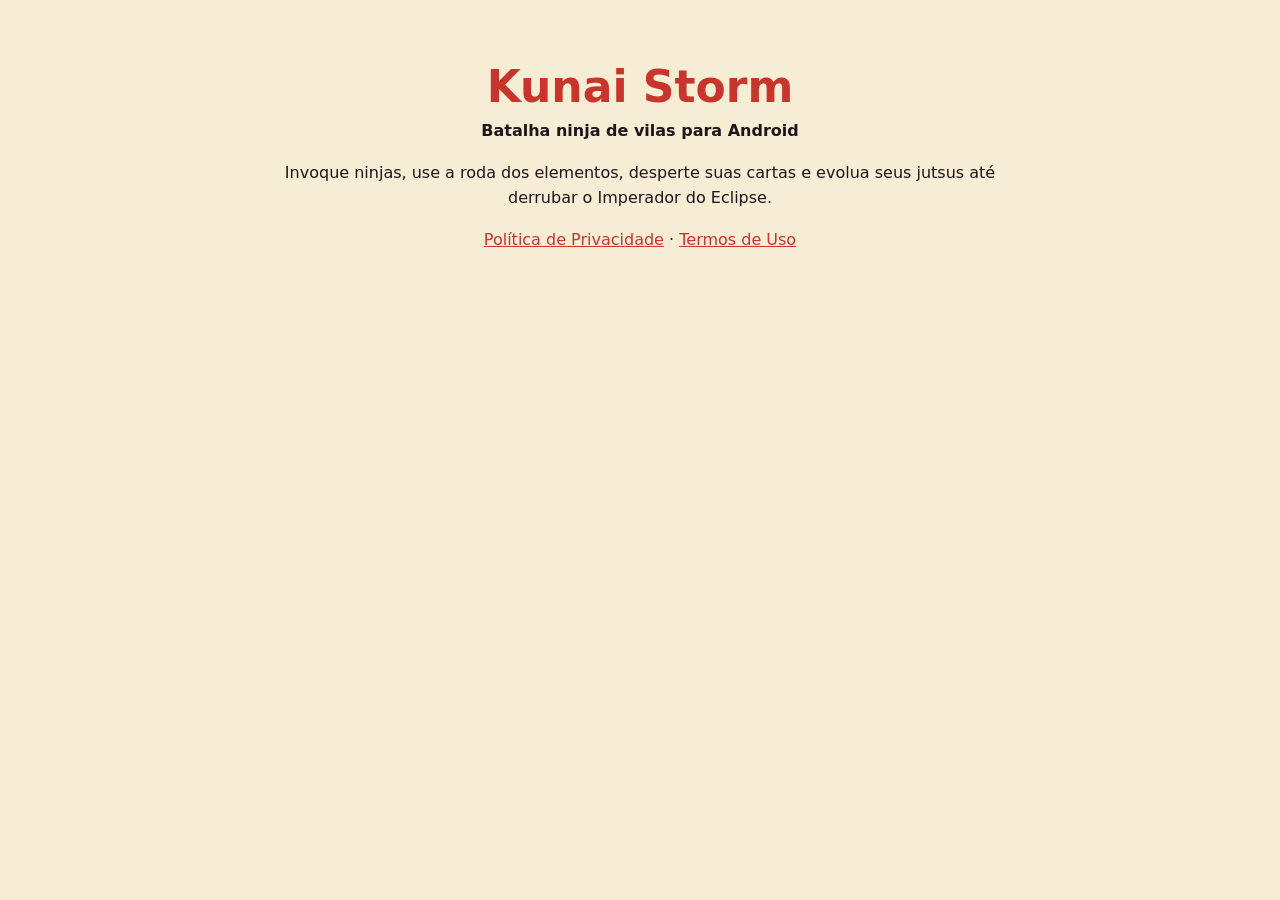
<file: index.html>
<!doctype html>
<html lang="pt-BR">
<head>
<meta charset="utf-8" />
<meta name="viewport" content="width=device-width, initial-scale=1" />
<title>Kunai Storm</title>
<meta name="description" content="Kunai Storm: batalha ninja de vilas. Invoque, desperte seus ninjas, evolua jutsus e derrube a Ordem do Eclipse." />
<link rel="stylesheet" href="estilo.css" />
</head>
<body>
<main class="capa">
<h1>Kunai Storm</h1>
<p class="sub">Batalha ninja de vilas para Android</p>
<p>Invoque ninjas, use a roda dos elementos, desperte suas cartas e evolua seus jutsus até derrubar o Imperador do Eclipse.</p>
<p class="links"><a href="privacidade.html">Política de Privacidade</a> · <a href="termos.html">Termos de Uso</a></p>
</main>
</body>
</html>
</file>
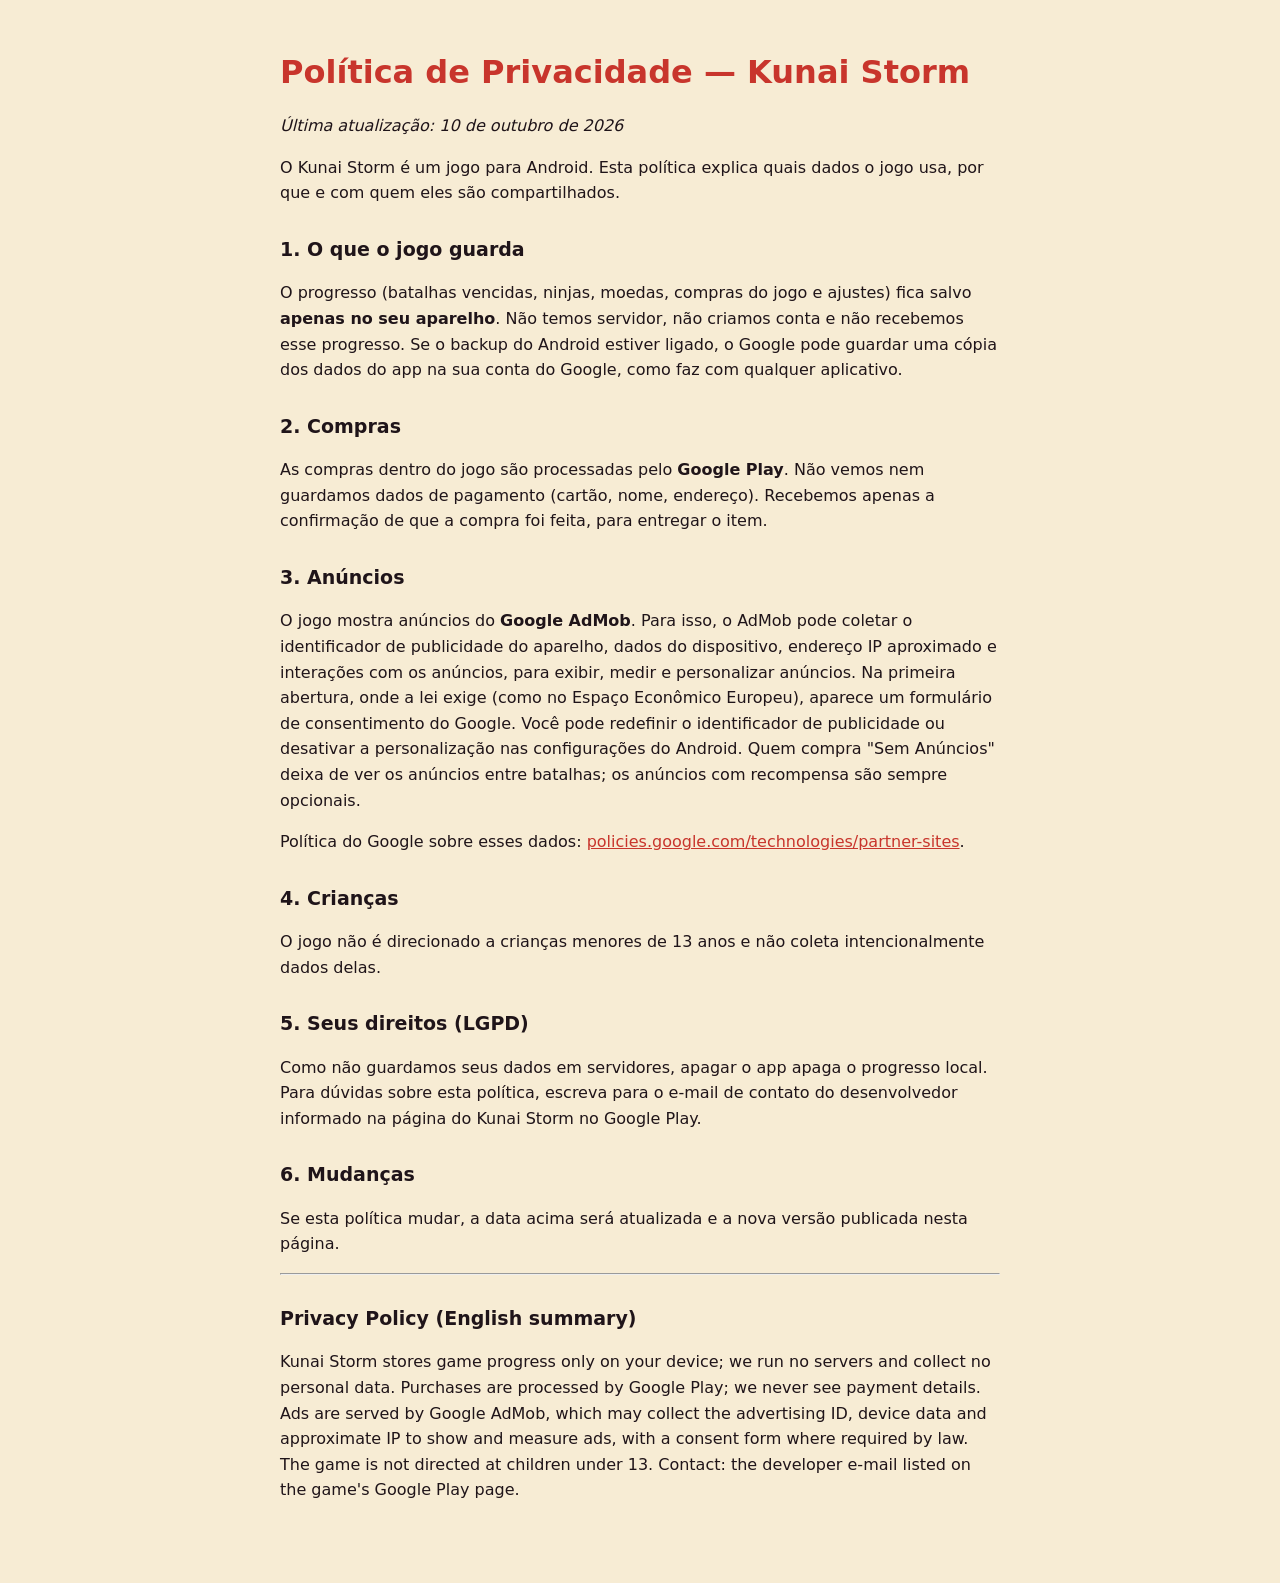
<file: privacidade.html>
<!doctype html>
<html lang="pt-BR">
<head>
<meta charset="utf-8" />
<meta name="viewport" content="width=device-width, initial-scale=1" />
<title>Kunai Storm — Política de Privacidade</title>
<link rel="stylesheet" href="estilo.css" />
</head>
<body>
<main>
<h1>Política de Privacidade — Kunai Storm</h1>
<p><em>Última atualização: 10 de outubro de 2026</em></p>

<p>O Kunai Storm é um jogo para Android. Esta política explica quais dados o jogo usa, por que e com quem eles são compartilhados.</p>

<h2>1. O que o jogo guarda</h2>
<p>O progresso (batalhas vencidas, ninjas, moedas, compras do jogo e ajustes) fica salvo <strong>apenas no seu aparelho</strong>. Não temos servidor, não criamos conta e não recebemos esse progresso. Se o backup do Android estiver ligado, o Google pode guardar uma cópia dos dados do app na sua conta do Google, como faz com qualquer aplicativo.</p>

<h2>2. Compras</h2>
<p>As compras dentro do jogo são processadas pelo <strong>Google Play</strong>. Não vemos nem guardamos dados de pagamento (cartão, nome, endereço). Recebemos apenas a confirmação de que a compra foi feita, para entregar o item.</p>

<h2>3. Anúncios</h2>
<p>O jogo mostra anúncios do <strong>Google AdMob</strong>. Para isso, o AdMob pode coletar o identificador de publicidade do aparelho, dados do dispositivo, endereço IP aproximado e interações com os anúncios, para exibir, medir e personalizar anúncios. Na primeira abertura, onde a lei exige (como no Espaço Econômico Europeu), aparece um formulário de consentimento do Google. Você pode redefinir o identificador de publicidade ou desativar a personalização nas configurações do Android. Quem compra "Sem Anúncios" deixa de ver os anúncios entre batalhas; os anúncios com recompensa são sempre opcionais.</p>
<p>Política do Google sobre esses dados: <a href="https://policies.google.com/technologies/partner-sites">policies.google.com/technologies/partner-sites</a>.</p>

<h2>4. Crianças</h2>
<p>O jogo não é direcionado a crianças menores de 13 anos e não coleta intencionalmente dados delas.</p>

<h2>5. Seus direitos (LGPD)</h2>
<p>Como não guardamos seus dados em servidores, apagar o app apaga o progresso local. Para dúvidas sobre esta política, escreva para o e-mail de contato do desenvolvedor informado na página do Kunai Storm no Google Play.</p>

<h2>6. Mudanças</h2>
<p>Se esta política mudar, a data acima será atualizada e a nova versão publicada nesta página.</p>

<hr />
<h2 lang="en">Privacy Policy (English summary)</h2>
<p lang="en">Kunai Storm stores game progress only on your device; we run no servers and collect no personal data. Purchases are processed by Google Play; we never see payment details. Ads are served by Google AdMob, which may collect the advertising ID, device data and approximate IP to show and measure ads, with a consent form where required by law. The game is not directed at children under 13. Contact: the developer e-mail listed on the game's Google Play page.</p>
</main>
</body>
</html>
</file>
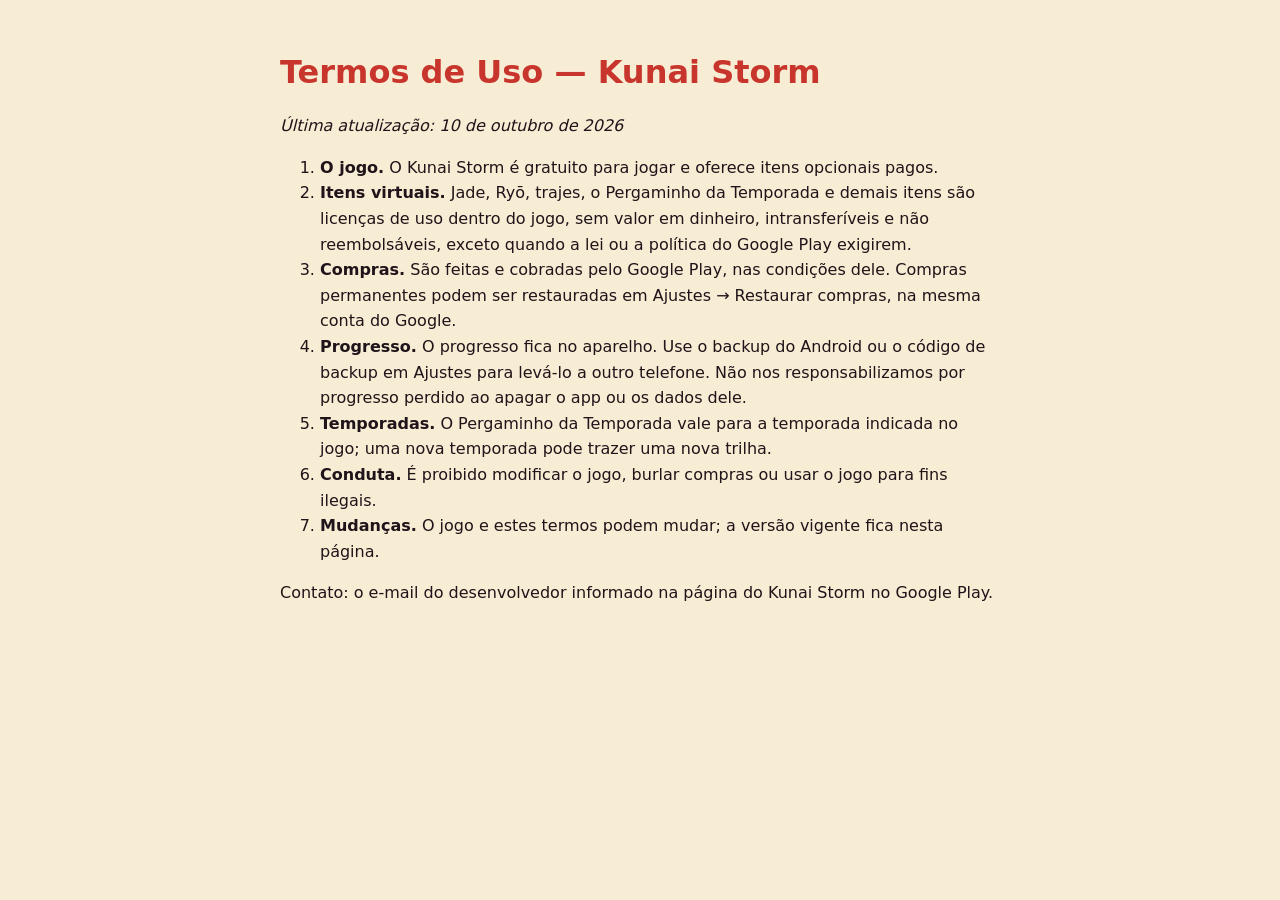
<file: termos.html>
<!doctype html>
<html lang="pt-BR">
<head>
<meta charset="utf-8" />
<meta name="viewport" content="width=device-width, initial-scale=1" />
<title>Kunai Storm — Termos de Uso</title>
<link rel="stylesheet" href="estilo.css" />
</head>
<body>
<main>
<h1>Termos de Uso — Kunai Storm</h1>
<p><em>Última atualização: 10 de outubro de 2026</em></p>
<ol>
<li><strong>O jogo.</strong> O Kunai Storm é gratuito para jogar e oferece itens opcionais pagos.</li>
<li><strong>Itens virtuais.</strong> Jade, Ryō, trajes, o Pergaminho da Temporada e demais itens são licenças de uso dentro do jogo, sem valor em dinheiro, intransferíveis e não reembolsáveis, exceto quando a lei ou a política do Google Play exigirem.</li>
<li><strong>Compras.</strong> São feitas e cobradas pelo Google Play, nas condições dele. Compras permanentes podem ser restauradas em Ajustes → Restaurar compras, na mesma conta do Google.</li>
<li><strong>Progresso.</strong> O progresso fica no aparelho. Use o backup do Android ou o código de backup em Ajustes para levá-lo a outro telefone. Não nos responsabilizamos por progresso perdido ao apagar o app ou os dados dele.</li>
<li><strong>Temporadas.</strong> O Pergaminho da Temporada vale para a temporada indicada no jogo; uma nova temporada pode trazer uma nova trilha.</li>
<li><strong>Conduta.</strong> É proibido modificar o jogo, burlar compras ou usar o jogo para fins ilegais.</li>
<li><strong>Mudanças.</strong> O jogo e estes termos podem mudar; a versão vigente fica nesta página.</li>
</ol>
<p>Contato: o e-mail do desenvolvedor informado na página do Kunai Storm no Google Play.</p>
</main>
</body>
</html>
</file>
<file: estilo.css>
:root {
  color-scheme: light dark;
  --fundo: #f7ecd4;
  --texto: #1f1419;
  --laca: #c8352c;
}
@media (prefers-color-scheme: dark) {
  :root {
    --fundo: #1f1419;
    --texto: #f7ecd4;
    --laca: #ff7a1c;
  }
}
body {
  margin: 0;
  background: var(--fundo);
  color: var(--texto);
  font: 16px/1.6 system-ui, -apple-system, "Segoe UI", sans-serif;
}
main {
  max-width: 720px;
  margin: 0 auto;
  padding: 32px 16px 64px;
}
h1 {
  color: var(--laca);
  line-height: 1.2;
}
h2 {
  margin-top: 28px;
  font-size: 19px;
}
a {
  color: var(--laca);
}
.capa {
  text-align: center;
}
.capa h1 {
  font-size: 44px;
  margin-bottom: 0;
}
.sub {
  margin-top: 4px;
  font-weight: 700;
}
</file>
